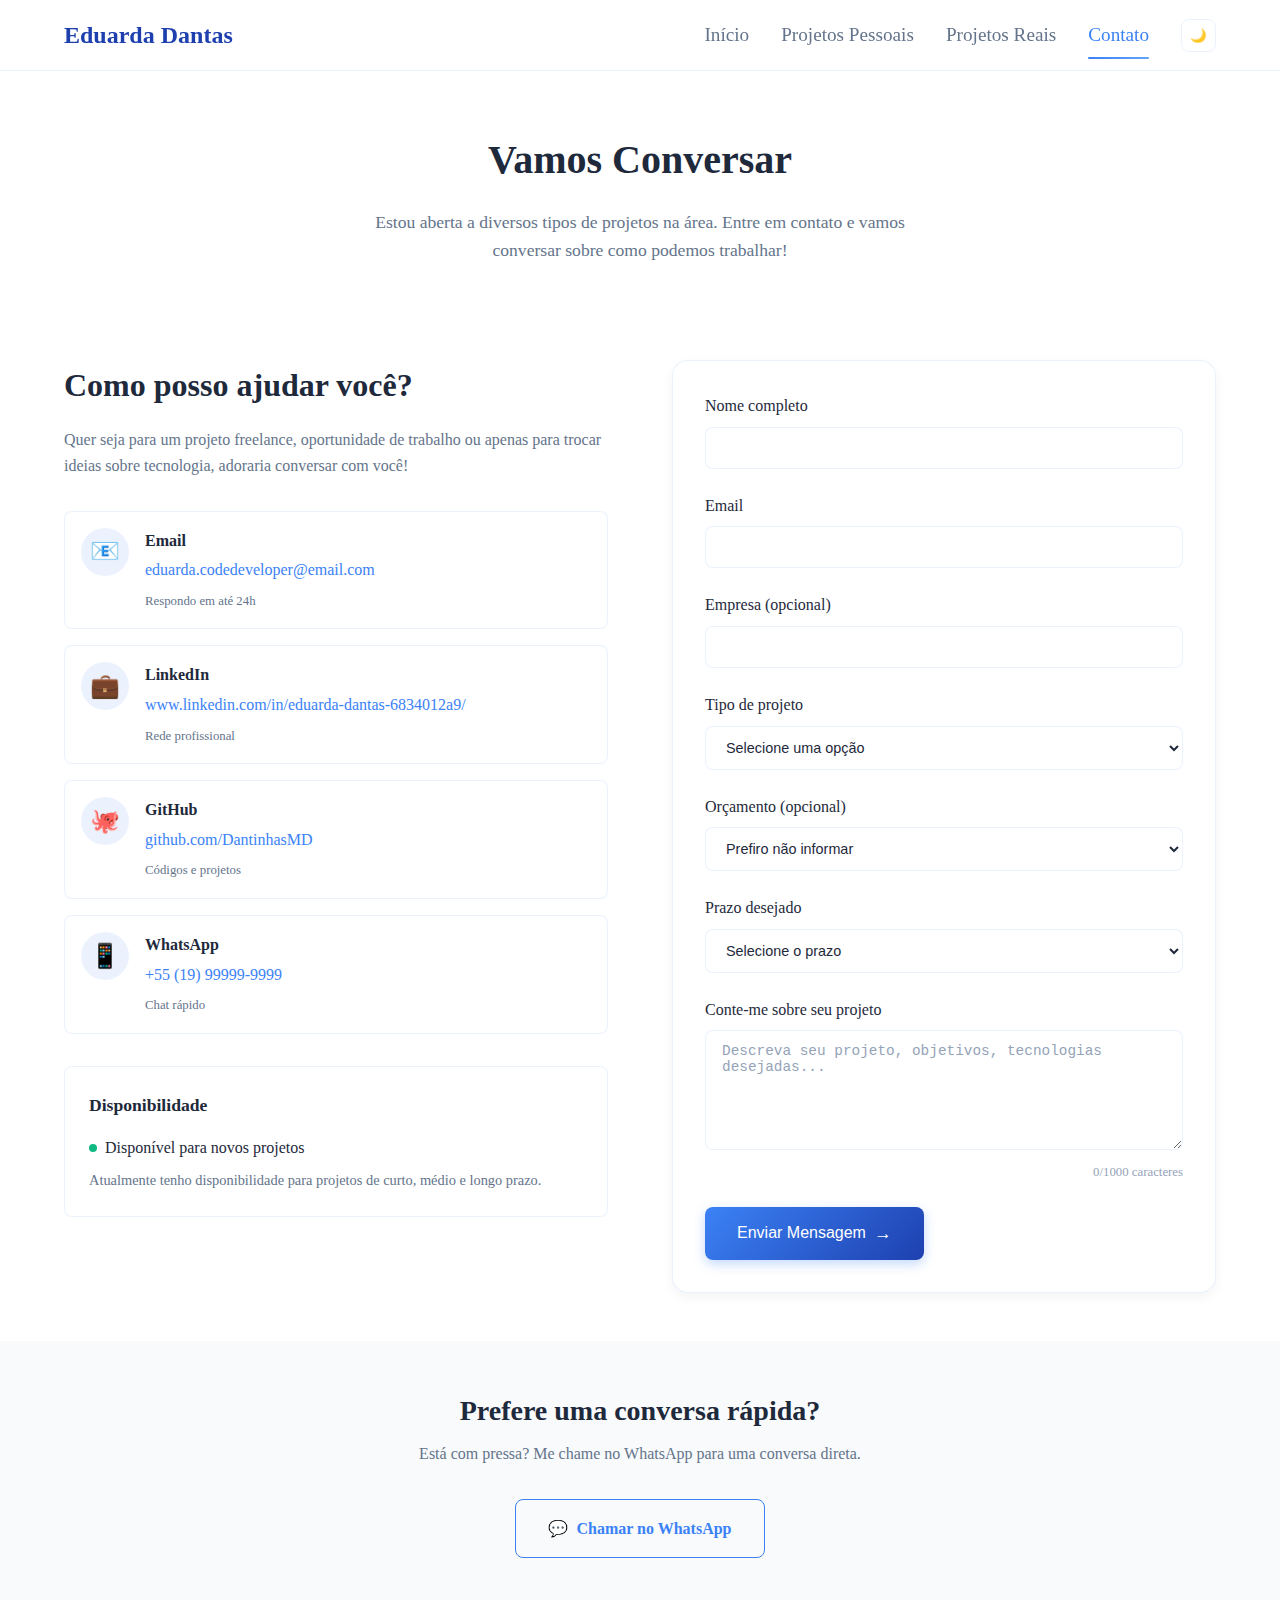
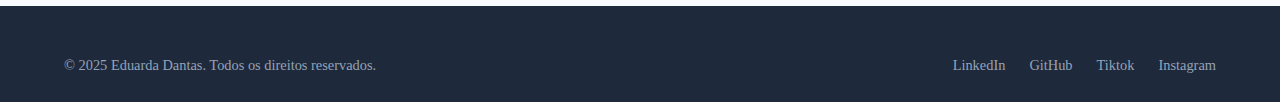
<file: contact.html>
<!DOCTYPE html>
<html lang="pt-BR">
<head>
    <meta charset="UTF-8">
    <meta name="viewport" content="width=device-width, initial-scale=1.0">
    <title>Contato - Eduarda Dantas</title>
    <link rel="preconnect" href="https://fonts.googleapis.com">
    <link rel="preconnect" href="https://fonts.gstatic.com" crossorigin>
    <link href="https://fonts.googleapis.com/css2?family=Inter:wght@300;400;500;600;700&display=swap" rel="stylesheet">
    <link rel="stylesheet" href="css/styles.css">
    <link rel="stylesheet" href="css/theme.css">
</head>
<body>
    <header class="header">
        <nav class="nav">
            <div class="nav-container">
                <div class="nav-brand">
                    <h2><a href="index.html">Eduarda Dantas</a></h2>
                </div>
                <div class="nav-menu">
                    <a href="index.html" class="nav-link">Início</a>
                    <a href="projects-personal.html" class="nav-link">Projetos Pessoais</a>
                    <a href="projects-real.html" class="nav-link">Projetos Reais</a>
                    <a href="contact.html" class="nav-link active">Contato</a>
                    <button id="theme-toggle" class="theme-toggle">
                        <span class="theme-icon">🌙</span>
                    </button>
                </div>
                <button class="mobile-menu-toggle" id="mobile-menu">
                    <span></span>
                    <span></span>
                    <span></span>
                </button>
            </div>
        </nav>
    </header>

    <main>
        <section class="contact-hero">
            <div class="container">
                <div class="section-header">
                    <h1 class="section-title">Vamos Conversar</h1>
                    <p class="section-subtitle">
                        Estou aberta a diversos tipos de projetos na área. Entre em contato e vamos conversar sobre como podemos trabalhar!
                    </p>
                </div>
            </div>
        </section>

        <section class="contact-content">
            <div class="container">
                <div class="contact-grid">
                    <div class="contact-info">
                        <div class="contact-intro">
                            <h2>Como posso ajudar você?</h2>
                            <p>
                                Quer seja para um projeto freelance, oportunidade de trabalho 
                                ou apenas para trocar ideias sobre tecnologia, adoraria conversar com você!
                            </p>
                        </div>

                        <div class="contact-methods">
                            <div class="contact-method">
                                <div class="method-icon">📧</div>
                                <div class="method-info">
                                    <h3>Email</h3>
                                    <p>eduarda.codedeveloper@email.com</p>
                                    <span class="response-time">Respondo em até 24h</span>
                                </div>
                            </div>

                            <div class="contact-method">
                                <div class="method-icon">💼</div>
                                <div class="method-info">
                                    <h3>LinkedIn</h3>
                                    <p>www.linkedin.com/in/eduarda-dantas-6834012a9/</p>
                                    <span class="response-time">Rede profissional</span>
                                </div>
                            </div>

                            <div class="contact-method">
                                <div class="method-icon">🐙</div>
                                <div class="method-info">
                                    <h3>GitHub</h3>
                                    <p>github.com/DantinhasMD</p>
                                    <span class="response-time">Códigos e projetos</span>
                                </div>
                            </div>

                            <div class="contact-method">
                                <div class="method-icon">📱</div>
                                <div class="method-info">
                                    <h3>WhatsApp</h3>
                                    <p>+55 (19) 99999-9999</p>
                                    <span class="response-time">Chat rápido</span>
                                </div>
                            </div>
                        </div>

                        <div class="availability">
                            <h3>Disponibilidade</h3>
                            <div class="availability-status">
                                <span class="status-indicator available"></span>
                                <span>Disponível para novos projetos</span>
                            </div>
                            <p>Atualmente tenho disponibilidade para projetos de curto, médio e longo prazo.</p>
                        </div>
                    </div>

                    <div class="contact-form-container">
                        <form class="contact-form" id="contact-form">
                            <div class="form-group">
                                <label for="name">Nome completo</label>
                                <input type="text" id="name" name="name" required>
                            </div>

                            <div class="form-group">
                                <label for="email">Email</label>
                                <input type="email" id="email" name="email" required>
                            </div>

                            <div class="form-group">
                                <label for="company">Empresa (opcional)</label>
                                <input type="text" id="company" name="company">
                            </div>

                            <div class="form-group">
                                <label for="project-type">Tipo de projeto</label>
                                <select id="project-type" name="project-type" required>
                                    <option value="">Selecione uma opção</option>
                                    <option value="freelance">Projeto Freelance</option>
                                    <option value="fulltime">Oportunidade Full-time</option>
                                    <option value="consulting">Consultoria</option>
                                    <option value="partnership">Parceria</option>
                                    <option value="other">Outro</option>
                                </select>
                            </div>

                            <div class="form-group">
                                <label for="budget">Orçamento (opcional)</label>
                                <select id="budget" name="budget">
                                    <option value="">Prefiro não informar</option>
                                    <option value="under-5k">Até R$ 5.000</option>
                                    <option value="5k-15k">R$ 5.000 - R$ 15.000</option>
                                    <option value="15k-30k">R$ 15.000 - R$ 30.000</option>
                                    <option value="30k-plus">Acima de R$ 30.000</option>
                                </select>
                            </div>

                            <div class="form-group">
                                <label for="timeline">Prazo desejado</label>
                                <select id="timeline" name="timeline">
                                    <option value="">Selecione o prazo</option>
                                    <option value="urgent">Urgente (1-2 semanas)</option>
                                    <option value="short">Curto prazo (1 mês)</option>
                                    <option value="medium">Médio prazo (2-3 meses)</option>
                                    <option value="long">Longo prazo (3+ meses)</option>
                                </select>
                            </div>

                            <div class="form-group">
                                <label for="message">Conte-me sobre seu projeto</label>
                                <textarea id="message" name="message" rows="5" required
                                    placeholder="Descreva seu projeto, objetivos, tecnologias desejadas..."></textarea>
                            </div>

                            <button type="submit" class="btn btn-primary btn-large">
                                Enviar Mensagem
                                <span class="btn-icon">→</span>
                            </button>
                        </form>

                        <div class="form-success" id="form-success" style="display: none;">
                            <div class="success-icon">✓</div>
                            <h3>Mensagem enviada com sucesso!</h3>
                            <p>Obrigada pelo contato. Responderei em breve!</p>
                        </div>
                    </div>
                </div>
            </div>
        </section>

        <section class="contact-cta">
            <div class="container">
                <div class="cta-content">
                    <h2>Prefere uma conversa rápida?</h2>
                    <p>Está com pressa? Me chame no WhatsApp para uma conversa direta.</p>
                    <a href="https://wa.me/5519988177644" class="btn btn-outline btn-large" target="_blank">
                        <span>💬</span>
                        Chamar no WhatsApp
                    </a>
                </div>
            </div>
        </section>
    </main>

    <footer class="footer">
        <div class="container">
            <div class="footer-bottom">
                <p>&copy; 2025 Eduarda Dantas. Todos os direitos reservados.</p>
                <div class="social-links">
                    <a href="https://www.linkedin.com/in/eduarda-dantas-6834012a9/" class="social-link">LinkedIn</a>
                    <a href="https://github.com/DantinhasMD" class="social-link">GitHub</a>
                    <a href="https://www.tiktok.com/@mariacoding?is_from_webapp=1&sender_device=pc" class="social-link">Tiktok</a>
                    <a href="https://www.instagram.com/mariadantas.__/?utm_source=ig_web_button_share_sheet" class="social-link">Instagram</a>
                </div>
            </div>
        </div>
    </footer>

    <script src="js/main.js"></script>
    <script src="js/theme-toggle.js"></script>
    <script src="js/contact.js"></script>
</body>
</html>
</file>
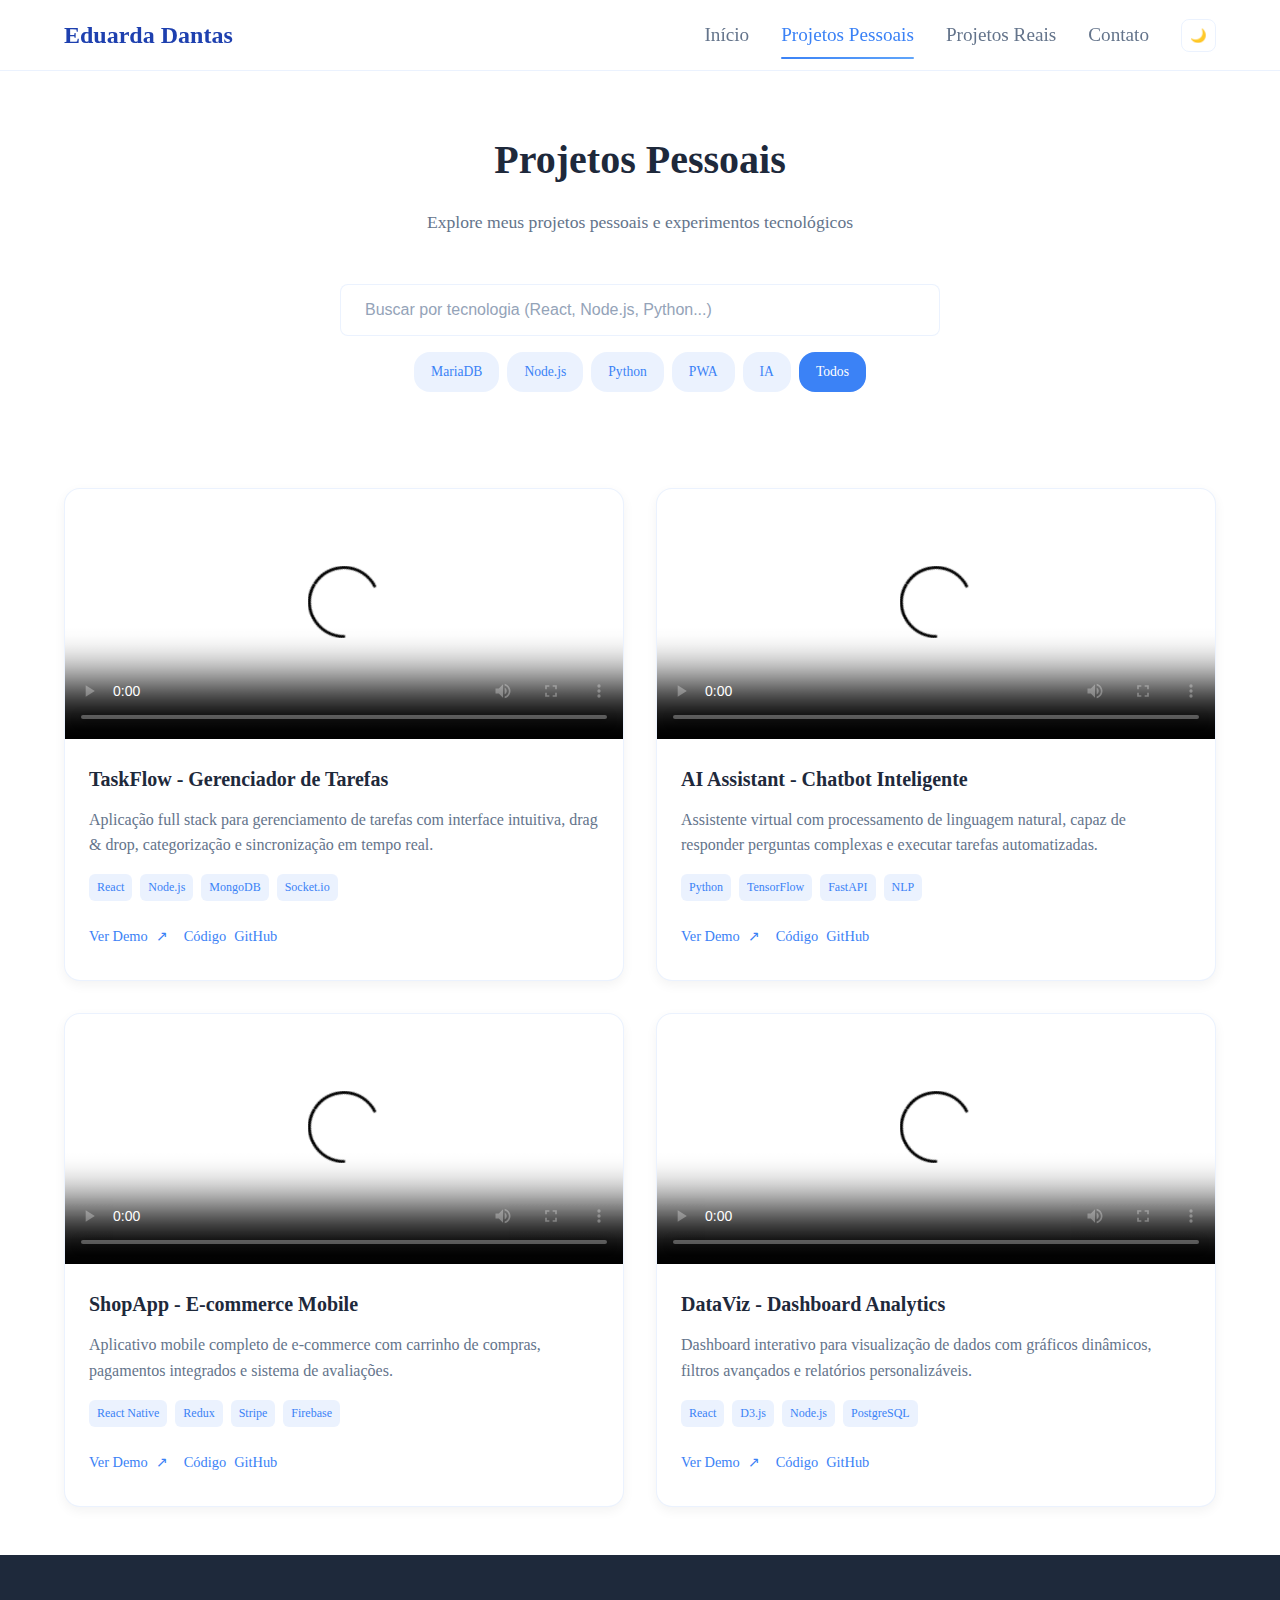
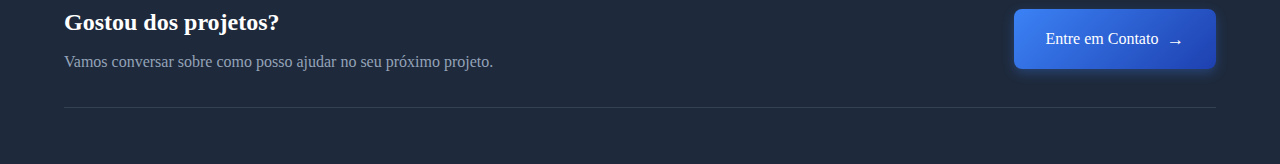
<file: projects-personal.html>
<!DOCTYPE html>
<html lang="pt-BR">
<head>
    <meta charset="UTF-8">
    <meta name="viewport" content="width=device-width, initial-scale=1.0">
    <title>Projetos Pessoais - Eduarda Dantas</title>
    <link rel="preconnect" href="https://fonts.googleapis.com">
    <link rel="preconnect" href="https://fonts.gstatic.com" crossorigin>
    <link href="https://fonts.googleapis.com/css2?family=Inter:wght@300;400;500;600;700&display=swap" rel="stylesheet">
    <link rel="stylesheet" href="css/styles.css">
    <link rel="stylesheet" href="css/theme.css">
</head>
<body>
    <header class="header">
        <nav class="nav">
            <div class="nav-container">
                <div class="nav-brand">
                    <h2><a href="index.html">Eduarda Dantas</a></h2>
                </div>
                <div class="nav-menu">
                    <a href="index.html" class="nav-link">Início</a>
                    <a href="projects-personal.html" class="nav-link active">Projetos Pessoais</a>
                    <a href="projects-real.html" class="nav-link">Projetos Reais</a>
                    <a href="contact.html" class="nav-link">Contato</a>
                    <button id="theme-toggle" class="theme-toggle">
                        <span class="theme-icon">🌙</span>
                    </button>
                </div>
                <button class="mobile-menu-toggle" id="mobile-menu">
                    <span></span>
                    <span></span>
                    <span></span>
                </button>
            </div>
        </nav>
    </header>

    <main>
        <section class="projects-hero">
            <div class="container">
                <div class="section-header">
                    <h1 class="section-title">Projetos Pessoais</h1>
                    <p class="section-subtitle">Explore meus projetos pessoais e experimentos tecnológicos</p>
                </div>
                
                <div class="search-container">
                    <input 
                        type="text" 
                        id="project-search" 
                        placeholder="Buscar por tecnologia (React, Node.js, Python...)"
                        class="search-input"
                    >
                    <div class="search-tags">
                        <span class="search-tag" data-tag="sql">MariaDB</span>
                        <span class="search-tag" data-tag="nodejs">Node.js</span>
                        <span class="search-tag" data-tag="python">Python</span>
                        <span class="search-tag" data-tag="pwa">PWA</span>
                        <span class="search-tag" data-tag="ai">IA</span>
                        <span class="search-tag" data-tag="all">Todos</span>
                    </div>
                </div>
            </div>
        </section>

        <section class="projects-grid">
            <div class="container">
                <div class="projects-container" id="projects-container">
                    <!-- TaskFlow App -->
                    <article class="project-card" data-tags="react nodejs">
                        <div class="project-media">
                            <div class="video-container">
                                <video controls poster="https://images.pexels.com/photos/3861969/pexels-photo-3861969.jpeg?auto=compress&cs=tinysrgb&w=800">
                                    <source src="#" type="video/mp4">
                                    Demonstração do TaskFlow App
                                </video>
                            </div>
                        </div>
                        <div class="project-content">
                            <h3 class="project-title">TaskFlow - Gerenciador de Tarefas</h3>
                            <p class="project-description">
                                Aplicação full stack para gerenciamento de tarefas com interface intuitiva, 
                                drag & drop, categorização e sincronização em tempo real.
                            </p>
                            <div class="project-tech">
                                <span class="tech-tag">React</span>
                                <span class="tech-tag">Node.js</span>
                                <span class="tech-tag">MongoDB</span>
                                <span class="tech-tag">Socket.io</span>
                            </div>
                            <div class="project-links">
                                <a href="#" class="project-link">
                                    <span>Ver Demo</span>
                                    <span class="link-icon">↗</span>
                                </a>
                                <a href="#" class="project-link">
                                    <span>Código</span>
                                    <span class="link-icon">GitHub</span>
                                </a>
                            </div>
                        </div>
                    </article>

                    <!-- AI Assistant -->
                    <article class="project-card" data-tags="python ai">
                        <div class="project-media">
                            <div class="video-container">
                                <video controls poster="https://images.pexels.com/photos/8386440/pexels-photo-8386440.jpeg?auto=compress&cs=tinysrgb&w=800">
                                    <source src="#" type="video/mp4">
                                    Demonstração do AI Assistant
                                </video>
                            </div>
                        </div>
                        <div class="project-content">
                            <h3 class="project-title">AI Assistant - Chatbot Inteligente</h3>
                            <p class="project-description">
                                Assistente virtual com processamento de linguagem natural, capaz de 
                                responder perguntas complexas e executar tarefas automatizadas.
                            </p>
                            <div class="project-tech">
                                <span class="tech-tag">Python</span>
                                <span class="tech-tag">TensorFlow</span>
                                <span class="tech-tag">FastAPI</span>
                                <span class="tech-tag">NLP</span>
                            </div>
                            <div class="project-links">
                                <a href="#" class="project-link">
                                    <span>Ver Demo</span>
                                    <span class="link-icon">↗</span>
                                </a>
                                <a href="#" class="project-link">
                                    <span>Código</span>
                                    <span class="link-icon">GitHub</span>
                                </a>
                            </div>
                        </div>
                    </article>

                    <!-- E-commerce Mobile -->
                    <article class="project-card" data-tags="mobile react">
                        <div class="project-media">
                            <div class="video-container">
                                <video controls poster="https://images.pexels.com/photos/404280/pexels-photo-404280.jpeg?auto=compress&cs=tinysrgb&w=800">
                                    <source src="#" type="video/mp4">
                                    Demonstração do E-commerce Mobile
                                </video>
                            </div>
                        </div>
                        <div class="project-content">
                            <h3 class="project-title">ShopApp - E-commerce Mobile</h3>
                            <p class="project-description">
                                Aplicativo mobile completo de e-commerce com carrinho de compras, 
                                pagamentos integrados e sistema de avaliações.
                            </p>
                            <div class="project-tech">
                                <span class="tech-tag">React Native</span>
                                <span class="tech-tag">Redux</span>
                                <span class="tech-tag">Stripe</span>
                                <span class="tech-tag">Firebase</span>
                            </div>
                            <div class="project-links">
                                <a href="#" class="project-link">
                                    <span>Ver Demo</span>
                                    <span class="link-icon">↗</span>
                                </a>
                                <a href="#" class="project-link">
                                    <span>Código</span>
                                    <span class="link-icon">GitHub</span>
                                </a>
                            </div>
                        </div>
                    </article>

                    <!-- Analytics Dashboard -->
                    <article class="project-card" data-tags="react nodejs">
                        <div class="project-media">
                            <div class="video-container">
                                <video controls poster="https://images.pexels.com/photos/590020/pexels-photo-590020.jpeg?auto=compress&cs=tinysrgb&w=800">
                                    <source src="#" type="video/mp4">
                                    Demonstração do Analytics Dashboard
                                </video>
                            </div>
                        </div>
                        <div class="project-content">
                            <h3 class="project-title">DataViz - Dashboard Analytics</h3>
                            <p class="project-description">
                                Dashboard interativo para visualização de dados com gráficos dinâmicos, 
                                filtros avançados e relatórios personalizáveis.
                            </p>
                            <div class="project-tech">
                                <span class="tech-tag">React</span>
                                <span class="tech-tag">D3.js</span>
                                <span class="tech-tag">Node.js</span>
                                <span class="tech-tag">PostgreSQL</span>
                            </div>
                            <div class="project-links">
                                <a href="#" class="project-link">
                                    <span>Ver Demo</span>
                                    <span class="link-icon">↗</span>
                                </a>
                                <a href="#" class="project-link">
                                    <span>Código</span>
                                    <span class="link-icon">GitHub</span>
                                </a>
                            </div>
                        </div>
                    </article>
                </div>

                <div class="no-results" id="no-results" style="display: none;">
                    <div class="no-results-content">
                        <h3>Nenhum projeto encontrado</h3>
                        <p>Tente buscar por outras tecnologias ou clique em "Todos" para ver todos os projetos.</p>
                    </div>
                </div>
            </div>
        </section>
    </main>

    <footer class="footer">
        <div class="container">
            <div class="footer-content">
                <div class="footer-text">
                    <h3>Gostou dos projetos?</h3>
                    <p>Vamos conversar sobre como posso ajudar no seu próximo projeto.</p>
                </div>
                <div class="footer-cta">
                    <a href="contact.html" class="btn btn-primary btn-large">
                        Entre em Contato
                        <span class="btn-icon">→</span>
                    </a>
                </div>
            </div>
        </div>
    </footer>

    <script src="js/main.js"></script>
    <script src="js/theme-toggle.js"></script>
    <script src="js/search.js"></script>
</body>
</html>
</file>
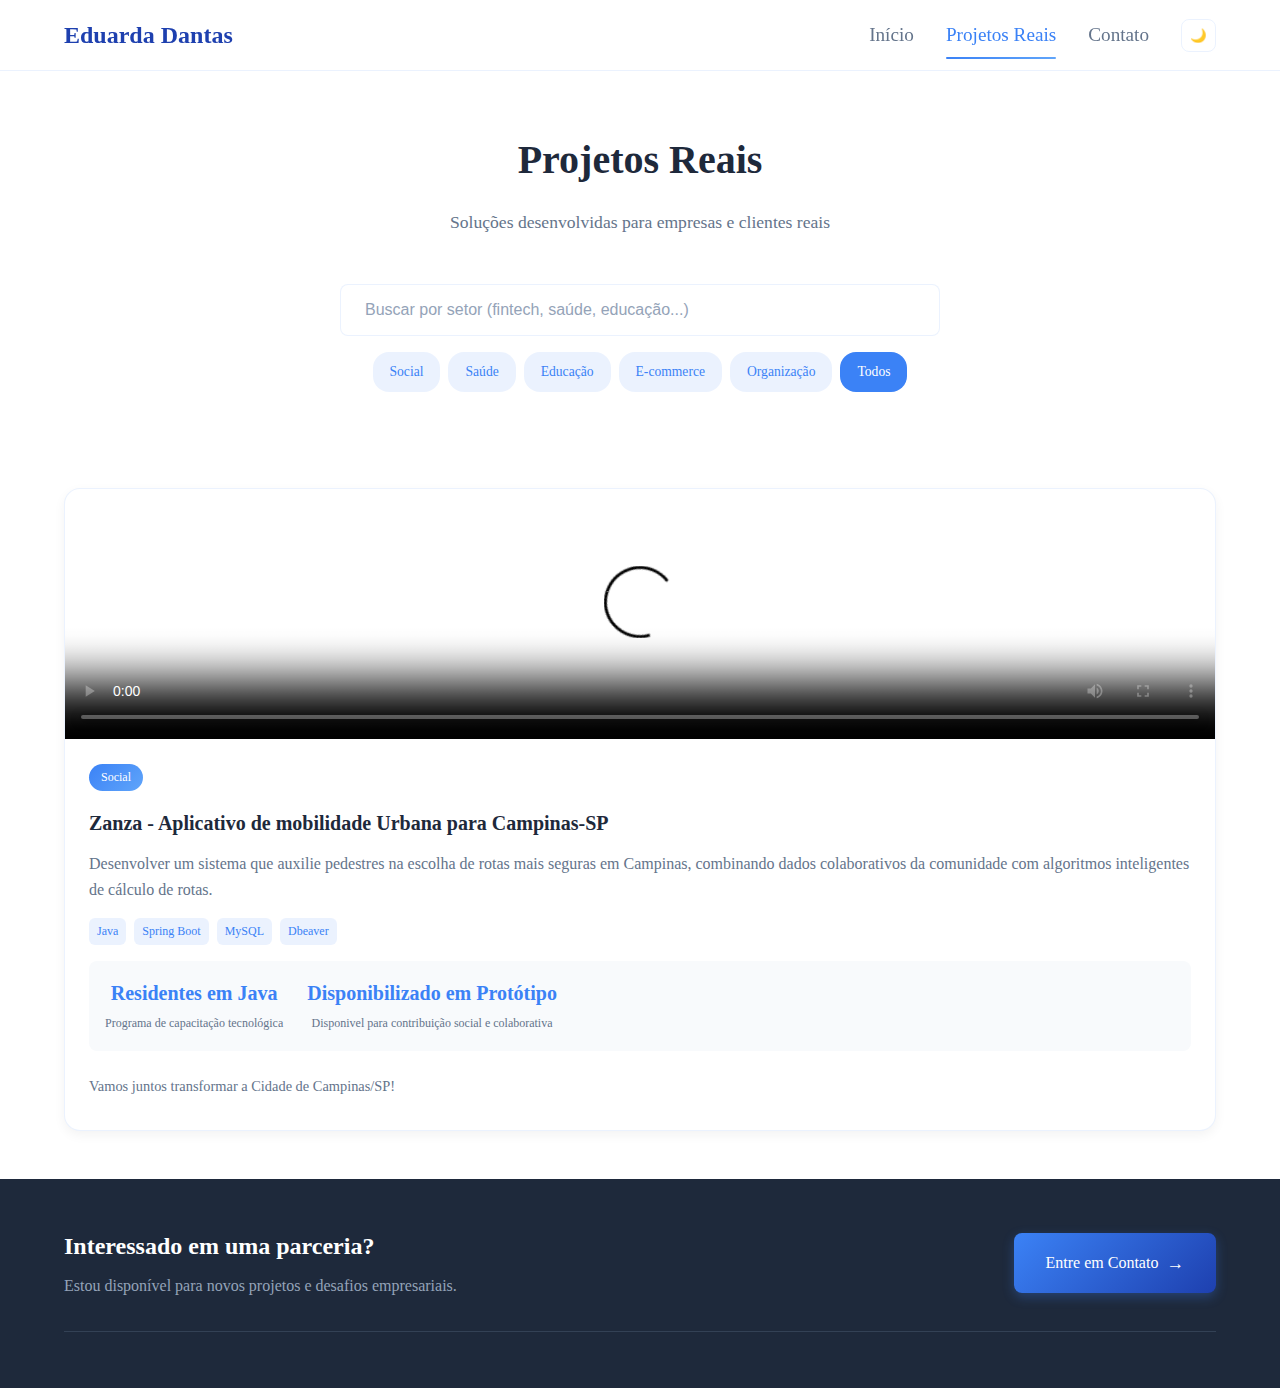
<file: projects-real.html>
<!DOCTYPE html>
<html lang="pt-BR">
<head>
    <meta charset="UTF-8">
    <meta name="viewport" content="width=device-width, initial-scale=1.0">
    <title>Projetos Reais - Eduarda Dantas</title>
    <link rel="preconnect" href="https://fonts.googleapis.com">
    <link rel="preconnect" href="https://fonts.gstatic.com" crossorigin>
    <link href="https://fonts.googleapis.com/css2?family=Inter:wght@300;400;500;600;700&display=swap" rel="stylesheet">
    <link rel="stylesheet" href="css/styles.css">
    <link rel="stylesheet" href="css/theme.css">
</head>
<body>
    <header class="header">
        <nav class="nav">
            <div class="nav-container">
                <div class="nav-brand">
                    <h2><a href="index.html">Eduarda Dantas</a></h2>
                </div>
                <div class="nav-menu">
                    <a href="index.html" class="nav-link">Início</a>
                    <!--<a href="projects-personal.html" class="nav-link">Projetos Pessoais</a>-->
                    <a href="projects-real.html" class="nav-link active">Projetos Reais</a>
                    <a href="contact.html" class="nav-link">Contato</a>
                    <button id="theme-toggle" class="theme-toggle">
                        <span class="theme-icon">🌙</span>
                    </button>
                </div>
                <button class="mobile-menu-toggle" id="mobile-menu">
                    <span></span>
                    <span></span>
                    <span></span>
                </button>
            </div>
        </nav>
    </header>

    <main>
        <section class="projects-hero">
            <div class="container">
                <div class="section-header">
                    <h1 class="section-title">Projetos Reais</h1>
                    <p class="section-subtitle">Soluções desenvolvidas para empresas e clientes reais</p>
                </div>
                
                <div class="search-container">
                    <input 
                        type="text" 
                        id="project-search" 
                        placeholder="Buscar por setor (fintech, saúde, educação...)"
                        class="search-input"
                    >
                    <div class="search-tags">
                        <span class="search-tag" data-tag="social">Social</span>
                        <span class="search-tag" data-tag="saude">Saúde</span>
                        <span class="search-tag" data-tag="educacao">Educação</span>
                        <span class="search-tag" data-tag="ecommerce">E-commerce</span>
                        <span class="search-tag" data-tag="organizacao">Organização</span>
                        <span class="search-tag" data-tag="all">Todos</span>
                    </div>
                </div>
            </div>
        </section>

        <section class="projects-grid">
            <div class="container">
                <div class="projects-container" id="projects-container">
                    <!-- Zanza -->
                    <article class="project-card" data-tags="social">
                        <div class="project-media">
                            <div class="video-container">
                                <video controls poster="https://images.pexels.com/photos/6801648/pexels-photo-6801648.jpeg?auto=compress&cs=tinysrgb&w=800">
                                    <source src="#" type="video/mp4">
                                    Demonstração do Zanza
                                </video>
                            </div>
                        </div>
                        <div class="project-content">
                            <div class="project-badge">Social</div>
                            <h3 class="project-title">Zanza - Aplicativo de mobilidade Urbana para Campinas-SP</h3>
                            <p class="project-description">
                                Desenvolver um sistema que auxilie pedestres na escolha de rotas mais seguras em Campinas, combinando dados colaborativos da comunidade com algoritmos inteligentes de cálculo de rotas.
                            </p>
                            <div class="project-tech">
                                <span class="tech-tag">Java</span>
                                <span class="tech-tag">Spring Boot</span>
                                <span class="tech-tag">MySQL</span>
                                <span class="tech-tag">Dbeaver</span>
                            </div>
                            <div class="project-impact">
                                <div class="impact-item">
                                    <span class="impact-number">Residentes em Java</span>
                                    <span class="impact-label">Programa de capacitação tecnológica</span>
                                </div>
                                <div class="impact-item">
                                    <span class="impact-number">Disponibilizado em Protótipo</span>
                                    <span class="impact-label">Disponivel para contribuição social e colaborativa</span>
                                </div>
                            </div>
                            <div class="project-links">
                                <a href="#" class="project-link confidential">
                                    <span>Vamos juntos transformar a Cidade de Campinas/SP!</span>
                                </a>
                            </div>
                        </div>
                    </article>

                    <!-- MedConnect 
                    <article class="project-card" data-tags="saude">
                        <div class="project-media">
                            <div class="video-container">
                                <video controls poster="https://images.pexels.com/photos/4386467/pexels-photo-4386467.jpeg?auto=compress&cs=tinysrgb&w=800">
                                    <source src="#" type="video/mp4">
                                    Demonstração do MedConnect
                                </video>
                            </div>
                        </div>
                        <div class="project-content">
                            <div class="project-badge">Saúde</div>
                            <h3 class="project-title">MedConnect - Telemedicina</h3>
                            <p class="project-description">
                                Sistema de telemedicina com agendamento de consultas, prontuário eletrônico, 
                                videochamadas e prescrições digitais para clínicas médicas.
                            </p>
                            <div class="project-tech">
                                <span class="tech-tag">Vue.js</span>
                                <span class="tech-tag">Laravel</span>
                                <span class="tech-tag">WebRTC</span>
                                <span class="tech-tag">MySQL</span>
                            </div>
                            <div class="project-impact">
                                <div class="impact-item">
                                    <span class="impact-number">5,000+</span>
                                    <span class="impact-label">Consultas realizadas</span>
                                </div>
                                <div class="impact-item">
                                    <span class="impact-number">15</span>
                                    <span class="impact-label">Clínicas conectadas</span>
                                </div>
                            </div>
                            <div class="project-links">
                                <a href="#" class="project-link">
                                    <span>Case Study</span>
                                    <span class="link-icon">📄</span>
                                </a>
                            </div>
                        </div>
                    </article> -->

                    <!-- EduTech Platform 
                    <article class="project-card" data-tags="educacao">
                        <div class="project-media">
                            <div class="video-container">
                                <video controls poster="https://images.pexels.com/photos/3861943/pexels-photo-3861943.jpeg?auto=compress&cs=tinysrgb&w=800">
                                    <source src="#" type="video/mp4">
                                    Demonstração da EduTech Platform
                                </video>
                            </div>
                        </div>
                        <div class="project-content">
                            <div class="project-badge">Educação</div>
                            <h3 class="project-title">EduTech - Plataforma de Ensino</h3>
                            <p class="project-description">
                                Plataforma educacional completa com videoaulas, exercícios interativos, 
                                gamificação e sistema de acompanhamento de progresso.
                            </p>
                            <div class="project-tech">
                                <span class="tech-tag">React Native</span>
                                <span class="tech-tag">Python</span>
                                <span class="tech-tag">Django</span>
                                <span class="tech-tag">Redis</span>
                            </div>
                            <div class="project-impact">
                                <div class="impact-item">
                                    <span class="impact-number">10,000+</span>
                                    <span class="impact-label">Alunos cadastrados</span>
                                </div>
                                <div class="impact-item">
                                    <span class="impact-number">95%</span>
                                    <span class="impact-label">Taxa de aprovação</span>
                                </div>
                            </div>
                            <div class="project-links">
                                <a href="#" class="project-link">
                                    <span>Acessar Plataforma</span>
                                    <span class="link-icon">↗</span>
                                </a>
                            </div>
                        </div>
                    </article>-->

                    <!-- MarketPlace Pro 
                    <article class="project-card" data-tags="ecommerce startup">
                        <div class="project-media">
                            <div class="video-container">
                                <video controls poster="https://images.pexels.com/photos/230544/pexels-photo-230544.jpeg?auto=compress&cs=tinysrgb&w=800">
                                    <source src="#" type="video/mp4">
                                    Demonstração do MarketPlace Pro
                                </video>
                            </div>
                        </div>
                        <div class="project-content">
                            <div class="project-badge">E-commerce</div>
                            <h3 class="project-title">MarketPlace Pro - Multi-vendor</h3>
                            <p class="project-description">
                                Marketplace multi-vendor com sistema de pagamentos, logística integrada,
                                dashboard para vendedores e app mobile para compradores.
                            </p>
                            <div class="project-tech">
                                <span class="tech-tag">Next.js</span>
                                <span class="tech-tag">Node.js</span>
                                <span class="tech-tag">MongoDB</span>
                                <span class="tech-tag">Docker</span>
                            </div>
                            <div class="project-impact">
                                <div class="impact-item">
                                    <span class="impact-number">R$ 500K+</span>
                                    <span class="impact-label">GMV mensal</span>
                                </div>
                                <div class="impact-item">
                                    <span class="impact-number">200+</span>
                                    <span class="impact-label">Vendedores ativos</span>
                                </div>
                            </div>
                            <div class="project-links">
                                <a href="#" class="project-link">
                                    <span>Ver Marketplace</span>
                                    <span class="link-icon">↗</span>
                                </a>
                            </div>
                        </div>
                    </article> -->
                </div>

                <div class="no-results" id="no-results" style="display: none;">
                    <div class="no-results-content">
                        <h3>Nenhum projeto encontrado</h3>
                        <p>Tente buscar por outros setores ou clique em "Todos" para ver todos os projetos.</p>
                    </div>
                </div>
            </div>
        </section>
    </main>

    <footer class="footer">
        <div class="container">
            <div class="footer-content">
                <div class="footer-text">
                    <h3>Interessado em uma parceria?</h3>
                    <p>Estou disponível para novos projetos e desafios empresariais.</p>
                </div>
                <div class="footer-cta">
                    <a href="contact.html" class="btn btn-primary btn-large">
                        Entre em Contato
                        <span class="btn-icon">→</span>
                    </a>
                </div>
            </div>
        </div>
    </footer>

    <script src="js/main.js"></script>
    <script src="js/theme-toggle.js"></script>
    <script src="js/search.js"></script>
</body>
</html>
</file>
<file: css/theme.css>
/* Light Theme (Default) */
:root {
    --bg-primary: #ffffff;
    --bg-secondary: #f8fafc;
    --bg-tertiary: #f1f5f9;
    --text-primary: #1e293b;
    --text-secondary: #64748b;
    --text-muted: #94a3b8;
    --border-color: rgba(59, 130, 246, 0.1);
    --shadow-light: 0 4px 12px rgba(0, 0, 0, 0.05);
    --shadow-medium: 0 8px 20px rgba(0, 0, 0, 0.1);
    --header-bg: rgba(255, 255, 255, 0.95);
}

/* Dark Theme */
[data-theme="dark"] {
    --bg-primary: #0f172a;
    --bg-secondary: #1e293b;
    --bg-tertiary: #334155;
    --text-primary: #f8fafc;
    --text-secondary: #cbd5e1;
    --text-muted: #94a3b8;
    --border-color: rgba(148, 163, 184, 0.2);
    --shadow-light: 0 4px 12px rgba(0, 0, 0, 0.3);
    --shadow-medium: 0 8px 20px rgba(0, 0, 0, 0.4);
    --header-bg: rgba(15, 23, 42, 0.95);
}

/* Apply theme variables */
body {
    background-color: var(--bg-primary);
    color: var(--text-primary);
}

.header {
    background: var(--header-bg);
    border-bottom: 1px solid var(--border-color);
}

.nav-link {
    color: var(--text-secondary);
}

.nav-link:hover, .nav-link.active {
    color: #3b82f6;
}

.hero-title {
    color: var(--text-primary);
}

.hero-subtitle {
    color: var(--text-secondary);
}

.profile-card {
    background: linear-gradient(135deg, #3b82f6, #1e40af);;
    border: 1px solid var(--border-color);
    box-shadow: var(--shadow-light);
}

.profile-info h3 {
    color: #ffffff;
}

.profile-info p {
    color: #fff;
}

.section-title {
    color: var(--text-primary);
}

.section-subtitle {
    color: var(--text-secondary);
}

.about-text p {
    color: var(--text-secondary);
}

.stat {
    background: var(--bg-primary);
    border: 1px solid var(--border-color);
    box-shadow: var(--shadow-light);
}

.stat p {
    color: var(--text-secondary);
}

.skills {
    background: var(--bg-secondary);
}

.skill-category {
    background: var(--bg-primary);
    border: 1px solid var(--border-color);
    box-shadow: var(--shadow-light);
}

.skill-category h3 {
    color: var(--text-primary);
}

.search-input {
    background: var(--bg-primary);
    border: 1px solid var(--border-color);
    color: var(--text-primary);
}

.search-input::placeholder {
    color: var(--text-muted);
}

.project-card {
    background: var(--bg-primary);
    border: 1px solid var(--border-color);
    box-shadow: var(--shadow-light);
}

.project-title {
    color: var(--text-primary);
}

.project-description {
    color: var(--text-secondary);
}

.project-impact {
    background: var(--bg-secondary);
}

.impact-label {
    color: var(--text-secondary);
}

.contact-method {
    background: var(--bg-primary);
    border: 1px solid var(--border-color);
}

.method-info h3 {
    color: var(--text-primary);
}

.response-time {
    color: var(--text-secondary);
}

.availability {
    background: var(--bg-primary);
    border: 1px solid var(--border-color);
}

.availability h3 {
    color: var(--text-primary);
}

.availability p {
    color: var(--text-secondary);
}

.contact-form-container {
    background: var(--bg-primary);
    border: 1px solid var(--border-color);
    box-shadow: var(--shadow-light);
}

.form-group label {
    color: var(--text-primary);
}

.form-group input,
.form-group select,
.form-group textarea {
    background: var(--bg-primary);
    border: 1px solid var(--border-color);
    color: var(--text-primary);
}

.form-group input::placeholder,
.form-group textarea::placeholder {
    color: var(--text-muted);
}

.form-success h3 {
    color: var(--text-primary);
}

.form-success p {
    color: var(--text-secondary);
}

.contact-cta {
    background: var(--bg-secondary);
}

.cta-content h2 {
    color: var(--text-primary);
}

.cta-content p {
    color: var(--text-secondary);
}

.no-results-content h3 {
    color: var(--text-secondary);
}

.no-results-content p {
    color: var(--text-muted);
}

.contact-intro h2 {
    color: var(--text-primary);
}

.contact-intro p {
    color: var(--text-secondary);
}

/* Theme toggle button */
.theme-toggle {
    border: 1px solid var(--border-color);
}

[data-theme="dark"] .theme-toggle .theme-icon {
    content: "☀️";
}

/* Smooth transitions for theme changes */
* {
    transition: background-color 0.3s ease, color 0.3s ease, border-color 0.3s ease;
}

/* Dark theme specific adjustments */
[data-theme="dark"] .nav-brand h2 {
    color: #60a5fa;
}

[data-theme="dark"] .theme-toggle:hover {
    border-color: #60a5fa;
    background: rgba(96, 165, 250, 0.1);
}

[data-theme="dark"] .mobile-menu-toggle span {
    background: var(--text-secondary);
}

[data-theme="dark"] .search-input:focus {
    border-color: #60a5fa;
    box-shadow: 0 0 0 3px rgba(96, 165, 250, 0.2);
}

[data-theme="dark"] .form-group input:focus,
[data-theme="dark"] .form-group select:focus,
[data-theme="dark"] .form-group textarea:focus {
    border-color: #60a5fa;
    box-shadow: 0 0 0 3px rgba(96, 165, 250, 0.2);
}

/* Additional dark theme enhancements */
[data-theme="dark"] .project-card:hover {
    box-shadow: 0 12px 30px rgba(0, 0, 0, 0.5);
}

[data-theme="dark"] .profile-card:hover {
    box-shadow: 0 20px 40px rgba(0, 0, 0, 0.4);
}
</file>
<file: css/styles.css>
/* Reset and Base Styles */
* {
    margin: 0;
    padding: 0;
    box-sizing: border-box;
}

html {
    scroll-behavior: smooth;
}

body {
    font-family:Georgia, 'Times New Roman', Times, serif;
    line-height: 1.6;
    font-weight: 400;
    transition: background-color 0.3s ease, color 0.3s ease;
}

/* Container */
.container {
    max-width: 1200px;
    margin: 0 auto;
    padding: 0 1.5rem;
}

/* Header */
.header {
    position: fixed;
    top: 0;
    left: 0;
    right: 0;
    z-index: 1000;
    background: rgba(255, 255, 255, 0.95);
    backdrop-filter: blur(10px);
    border-bottom: 1px solid rgba(59, 130, 246, 0.1);
    transition: all 0.3s ease;
}

.nav-container {
    display: flex;
    align-items: center;
    justify-content: space-between;
    padding: 1rem 1.5rem;
    max-width: 1200px;
    margin: 0 auto;
}

.nav-brand h2 {
    font-size: 1.5rem;
    font-weight: 600;
    color: #1e40af;
}

.nav-brand a {
    text-decoration: none;
    color: inherit;
}

.nav-menu {
    display: flex;
    align-items: center;
    gap: 2rem;
}

.nav-link {
    text-decoration: none;
    color: #64748b;
    font-weight: 500;
    font-size: 1.2rem;
    transition: color 0.3s ease;
    position: relative;
}

.nav-link:hover, .nav-link.active {
    color: #1e40af;
}

.nav-link.active::after {
    content: '';
    position: absolute;
    bottom: -0.5rem;
    left: 0;
    right: 0;
    height: 2px;
    background: linear-gradient(90deg, #3b82f6, #60a5fa);
    border-radius: 1px;
}

.theme-toggle {
    background: none;
    border: 1px solid rgba(59, 130, 246, 0.2);
    border-radius: 0.5rem;
    padding: 0.5rem;
    cursor: pointer;
    transition: all 0.3s ease;
    display: flex;
    align-items: center;
    justify-content: center;
}

.theme-toggle:hover {
    border-color: #3b82f6;
    background: rgba(59, 130, 246, 0.05);
}

.mobile-menu-toggle {
    display: none;
    flex-direction: column;
    background: none;
    border: none;
    cursor: pointer;
    padding: 0.5rem;
}

.mobile-menu-toggle span {
    width: 1.5rem;
    height: 2px;
    background: #64748b;
    margin: 0.125rem 0;
    transition: 0.3s;
    border-radius: 1px;
}

/* Hero Section */
.hero {
    padding: 8rem 0 4rem;
    min-height: 100vh;
    display: flex;
    align-items: center;
}

.hero-content {
    display: grid;
    grid-template-columns: 2fr 1fr;
    gap: 4rem;
    align-items: center;
}

.hero-title {
    font-size: 3.5rem;
    font-weight: 700;
    line-height: 1.1;
    margin-bottom: 1.5rem;
    color: #1e293b;
}

.text-primary {
    background: linear-gradient(135deg, #3b82f6, #1e40af);
    -webkit-background-clip: text;
    -webkit-text-fill-color: transparent;
    background-clip: text;
    font-size: larger;
    font-weight: 800;
}

.hero-subtitle {
    font-size: 1.25rem;
    color: #64748b;
    margin-bottom: 2rem;
    line-height: 1.5;
}

.hero-cta {
    display: flex;
    gap: 1rem;
    flex-wrap: wrap;
}

.profile-card {
    border-radius: 1rem;
    padding: 1.5rem;
    box-shadow: 0 10px 30px rgba(0, 0, 0, 0.3);
    border: 1px solid rgba(59, 130, 246, 0.1);
    transition: all 0.3s ease;
    height: 400px; 
    width: 350px;
    text-align: center;
}

.profile-card:hover {
    transform: translateY(-0.25rem);
    box-shadow: 0 20px 40px rgba(0, 0, 0, 0.5);
}

.profile-avatar {
    text-align: center;
    margin-bottom: 0.8rem;
}

.avatar {
    width: 15rem;
    height: 15rem;
    border-radius: 0.5rem;
    object-fit: cover;
    border: 3px solid #3b82f6;
}

.profile-info h3 {
    text-align: center;
    font-size: 1.1rem;
    font-weight: 600;
    color: #1e293b;
    margin-bottom: 0.25rem;
}

.profile-info p {
    text-align: center;
    color: #64748b;
    font-size: 0.9rem;
    margin-bottom: 1rem;
}

.profile-status {
    display: flex;
    align-items: center;
    justify-content: center;
    gap: 0.5rem;
    font-size: 1rem;
    color: #0ce39f;
}

.status-indicator {
    width: 0.5rem;
    height: 0.5rem;
    background: #02fca8;
    border-radius: 50%;
    animation: pulse 2s infinite;
}

@keyframes pulse {
    0%, 100% { opacity: 1; }
    50% { opacity: 0.5; }
}

/* Buttons */
.btn {
    display: inline-flex;
    align-items: center;
    gap: 0.5rem;
    padding: 0.75rem 1.5rem;
    border-radius: 0.5rem;
    text-decoration: none;
    font-weight: 500;
    font-size: 0.9rem;
    transition: all 0.3s ease;
    border: none;
    cursor: pointer;
    position: relative;
    overflow: hidden;
}

.btn-primary {
    background: linear-gradient(135deg, #3b82f6, #1e40af);
    color: white;
    box-shadow: 0 4px 12px rgba(59, 130, 246, 0.3);
}

.btn-primary:hover {
    transform: translateY(-0.125rem);
    box-shadow: 0 8px 20px rgba(59, 130, 246, 0.4);
}

.btn-outline {
    background: transparent;
    color: #3b82f6;
    border: 1px solid #3b82f6;
    font-weight: 700;
}

.btn-outline:hover {
    background: #3b82f6;
    color: white;
    transform: translateY(-0.125rem);
}

.btn-large {
    padding: 1rem 2rem;
    font-size: 1rem;
}

.btn-icon {
    font-size: 1.1em;
    transition: transform 0.3s ease;
}

.btn:hover .btn-icon {
    transform: translateX(0.125rem);
}

/* Sections */
.about, .skills {
    padding: 5rem 0;
}

.section-header {
    text-align: center;
    margin-bottom: 3rem;
}

.section-title {
    font-size: 2.5rem;
    font-weight: 700;
    color: #1e293b;
    margin-bottom: 1rem;
}

.section-subtitle {
    font-size: 1.1rem;
    color: #64748b;
    max-width: 600px;
    margin: 0 auto;
}

.about-content {
    max-width: 900px;
    margin: 0 auto;
}

.about-text p {
    font-size: 1.1rem;
    color: #64748b;
    margin-bottom: 1.5rem;
    line-height: 1.7;
}

.about-stats {
    display: grid;
    grid-template-columns: repeat(3, 1fr);
    gap: 2rem;
    margin-top: 3rem;
}

.stat {
    text-align: center;
    padding: 1.5rem;
    background: white;
    border-radius: 0.75rem;
    box-shadow: 0 4px 12px rgba(0, 0, 0, 0.05);
    border: 1px solid rgba(59, 130, 246, 0.1);
}

.stat h3 {
    font-size: 2rem;
    font-weight: 700;
    color: #3b82f6;
    margin-bottom: 0.5rem;
}

.stat p {
    color: #64748b;
    font-weight: 500;
}

/* Skills */
.skills {
    background: #f8fafc;
}

.skills-grid {
    display: grid;
    grid-template-columns: repeat(auto-fit, minmax(280px, 1fr));
    gap: 2rem;
}

.skill-category {
    background: white;
    padding: 2rem;
    border-radius: 0.75rem;
    box-shadow: 0 4px 12px rgba(0, 0, 0, 0.05);
    border: 1px solid rgba(59, 130, 246, 0.1);
}

.skill-header {
    display: flex;
    gap: 1rem;
    align-items: center;
    margin-bottom: 1rem;
}

.skill-category h3 {
    font-size: 1.25rem;
    font-weight: 600;
    color: #3b82f6
    margin: 0;
}

.skill-text {
    display: flex;
    flex-wrap: wrap;
    gap: 0.5rem;
}
/* Projects */
.projects-hero {
    padding: 8rem 0 3rem;
}

.search-container {
    max-width: 600px;
    margin: 2rem auto 0;
}

.search-input {
    width: 100%;
    padding: 1rem 1.5rem;
    border: 1px solid rgba(59, 130, 246, 0.2);
    border-radius: 0.5rem;
    font-size: 1rem;
    background: white;
    transition: all 0.3s ease;
}

.search-input:focus {
    outline: none;
    border-color: #3b82f6;
    box-shadow: 0 0 0 3px rgba(59, 130, 246, 0.1);
}

.search-tags {
    display: flex;
    flex-wrap: wrap;
    gap: 0.5rem;
    margin-top: 1rem;
    justify-content: center;
}

.search-tag {
    padding: 0.5rem 1rem;
    background: rgba(59, 130, 246, 0.1);
    color: #3b82f6;
    border-radius: 1rem;
    font-size: 0.85rem;
    cursor: pointer;
    transition: all 0.3s ease;
    border: 1px solid transparent;
}

.search-tag:hover,
.search-tag.active {
    background: #3b82f6;
    color: white;
}

.projects-grid {
    padding: 3rem 0;
}

.projects-container {
    display: grid;
    grid-template-columns: repeat(auto-fit, minmax(400px, 1fr));
    gap: 2rem;
}

.project-card {
    background: white;
    border-radius: 1rem;
    overflow: hidden;
    box-shadow: 0 4px 12px rgba(0, 0, 0, 0.05);
    border: 1px solid rgba(59, 130, 246, 0.1);
    transition: all 0.3s ease;
}

.project-card:hover {
    transform: translateY(-0.25rem);
    box-shadow: 0 12px 30px rgba(0, 0, 0, 0.1);
}

.project-media {
    position: relative;
    height: 250px;
    overflow: hidden;
}

.video-container {
    width: 100%;
    height: 100%;
}

.video-container video {
    width: 100%;
    height: 100%;
    object-fit: cover;
}

.project-content {
    padding: 1.5rem;
}

.project-badge {
    display: inline-block;
    background: linear-gradient(135deg, #3b82f6, #60a5fa);
    color: white;
    padding: 0.25rem 0.75rem;
    border-radius: 1rem;
    font-size: 0.75rem;
    font-weight: 500;
    margin-bottom: 1rem;
}

.project-title {
    font-size: 1.25rem;
    font-weight: 600;
    color: #1e293b;
    margin-bottom: 0.75rem;
}

.project-description {
    color: #64748b;
    line-height: 1.6;
    margin-bottom: 1rem;
}

.project-tech {
    display: flex;
    flex-wrap: wrap;
    gap: 0.5rem;
    margin-bottom: 1rem;
}

.tech-tag {
    background: rgba(59, 130, 246, 0.1);
    color: #3b82f6;
    padding: 0.25rem 0.5rem;
    border-radius: 0.375rem;
    font-size: 0.75rem;
    font-weight: 500;
}

.project-impact {
    display: flex;
    gap: 1.5rem;
    margin: 1rem 0;
    padding: 1rem;
    background: #f8fafc;
    border-radius: 0.5rem;
}

.impact-item {
    text-align: center;
}

.impact-number {
    display: block;
    font-size: 1.25rem;
    font-weight: 700;
    color: #3b82f6;
}

.impact-label {
    font-size: 0.75rem;
    color: #64748b;
    font-weight: 500;
}

.project-links {
    display: flex;
    gap: 1rem;
}

.project-link {
    display: flex;
    align-items: center;
    gap: 0.5rem;
    text-decoration: none;
    color: #3b82f6;
    font-weight: 500;
    font-size: 0.9rem;
    padding: 0.5rem 0;
    transition: color 0.3s ease;
}

.project-link:hover {
    color: #1e40af;
}

.project-link.confidential {
    color: #64748b;
    cursor: not-allowed;
}

.no-results {
    text-align: center;
    padding: 3rem;
}

.no-results-content h3 {
    font-size: 1.5rem;
    color: #64748b;
    margin-bottom: 0.5rem;
}

.no-results-content p {
    color: #94a3b8;
}

/* Contact */
.contact-hero {
    padding: 8rem 0 0rem;
}

.contact-content {
    padding: 3rem 0;
}

.contact-grid {
    display: grid;
    grid-template-columns: 1fr 1fr;
    gap: 4rem;
    align-items: start;
}

.contact-intro h2 {
    font-size: 2rem;
    font-weight: 600;
    color: #1e293b;
    margin-bottom: 1rem;
}

.contact-intro p {
    color: #64748b;
    line-height: 1.6;
    margin-bottom: 2rem;
}

.contact-methods {
    margin-bottom: 2rem;
}

.contact-method {
    display: flex;
    align-items: flex-start;
    gap: 1rem;
    padding: 1rem;
    margin-bottom: 1rem;
    background: white;
    border-radius: 0.5rem;
    border: 1px solid rgba(59, 130, 246, 0.1);
}

.method-icon {
    font-size: 1.5rem;
    width: 3rem;
    height: 3rem;
    display: flex;
    align-items: center;
    justify-content: center;
    background: rgba(59, 130, 246, 0.1);
    border-radius: 50%;
}

.method-info h3 {
    font-size: 1rem;
    font-weight: 600;
    color: #1e293b;
    margin-bottom: 0.25rem;
}

.method-info p {
    color: #3b82f6;
    font-weight: 500;
    margin-bottom: 0.25rem;
}

.response-time {
    font-size: 0.8rem;
    color: #64748b;
}

.availability {
    background: white;
    padding: 1.5rem;
    border-radius: 0.5rem;
    border: 1px solid rgba(59, 130, 246, 0.1);
}

.availability h3 {
    font-size: 1.1rem;
    font-weight: 600;
    color: #1e293b;
    margin-bottom: 1rem;
}

.availability-status {
    display: flex;
    align-items: center;
    gap: 0.5rem;
    margin-bottom: 0.5rem;
}

.status-indicator.available {
    background: #10b981;
}

.availability p {
    color: #64748b;
    font-size: 0.9rem;
}

/* Contact Form */
.contact-form-container {
    background: white;
    padding: 2rem;
    border-radius: 1rem;
    box-shadow: 0 4px 12px rgba(0, 0, 0, 0.05);
    border: 1px solid rgba(59, 130, 246, 0.1);
}

.form-group {
    margin-bottom: 1.5rem;
}

.form-group label {
    display: block;
    font-weight: 500;
    color: #374151;
    margin-bottom: 0.5rem;
}

.form-group input, .form-group select, .form-group textarea {
    width: 100%;
    padding: 0.75rem 1rem;
    border: 1px solid #d1d5db;
    border-radius: 0.5rem;
    font-size: 0.9rem;
    transition: all 0.3s ease;
    background: white;
}

.form-group input:focus, .form-group select:focus, .form-group textarea:focus {
    outline: none;
    border-color: #3b82f6;
    box-shadow: 0 0 0 3px rgba(59, 130, 246, 0.1);
}

.form-group textarea {
    resize: vertical;
    min-height: 120px;
}

.form-success {
    text-align: center;
    padding: 2rem;
}

.success-icon {
    width: 4rem;
    height: 4rem;
    background: #10b981;
    color: white;
    border-radius: 50%;
    display: flex;
    align-items: center;
    justify-content: center;
    font-size: 1.5rem;
    margin: 0 auto 1rem;
}

.form-success h3 {
    color: #1e293b;
    font-size: 1.25rem;
    margin-bottom: 0.5rem;
}

.form-success p {
    color: #64748b;
}

.contact-cta {
    background: #f8fafc;
    padding: 3rem 0;
    text-align: center;
}

.cta-content h2 {
    font-size: 1.75rem;
    font-weight: 600;
    color: #1e293b;
    margin-bottom: 0.5rem;
}

.cta-content p {
    color: #64748b;
    margin-bottom: 2rem;
}

/* Footer */
.footer {
    background: #1e293b;
    color: white;
    padding: 3rem 0 1.5rem;
}

.footer-content {
    display: flex;
    align-items: center;
    justify-content: space-between;
    margin-bottom: 2rem;
    padding-bottom: 2rem;
    border-bottom: 1px solid #334155;
}

.footer-text h3 {
    font-size: 1.5rem;
    font-weight: 600;
    margin-bottom: 0.5rem;
}

.footer-text p {
    color: #94a3b8;
}

.footer-bottom {
    display: flex;
    align-items: center;
    justify-content: space-between;
    font-size: 0.9rem;
    color: #94a3b8;
}

.social-links {
    display: flex;
    gap: 1.5rem;
}

.social-link {
    color: #94a3b8;
    text-decoration: none;
    transition: color 0.3s ease;
}

.social-link:hover {
    color: #60a5fa;
}

/* Responsive Design */
@media (max-width: 1024px) {
    .hero-content {
        grid-template-columns: 1fr;
        gap: 3rem;
        text-align: center;
    }
    
    .hero-title {
        font-size: 3rem;
    }
    
    .contact-grid {
        grid-template-columns: 1fr;
        gap: 3rem;
    }
    
    .projects-container {
        grid-template-columns: 1fr;
    }
}

@media (max-width: 768px) {
    .nav-menu {
        display: none;
    }
    
    .mobile-menu-toggle {
        display: flex;
    }
    
    .hero {
        padding: 6rem 0 3rem;
    }
    
    .hero-title {
        font-size: 2.5rem;
    }
    
    .hero-subtitle {
        font-size: 1.1rem;
    }
    
    .section-title {
        font-size: 2rem;
    }
    
    .about-stats {
        grid-template-columns: 1fr;
        gap: 1rem;
    }
    
    .skills-grid {
        grid-template-columns: 1fr;
    }
    
    .projects-container {
        grid-template-columns: 1fr;
    }
    
    .project-card {
        margin: 0 -1rem;
    }
    
    .project-impact {
        flex-direction: column;
        gap: 1rem;
    }
    
    .footer-content {
        flex-direction: column;
        gap: 2rem;
        text-align: center;
    }
    
    .footer-bottom {
        flex-direction: column;
        gap: 1rem;
        text-align: center;
    }
    
    .hero-cta {
        justify-content: center;
    }
    
    .search-tags {
        justify-content: center;
    }
}

@media (max-width: 480px) {
    .container {
        padding: 0 1rem;
    }
    
    .hero-title {
        font-size: 2rem;
    }
    
    .section-title {
        font-size: 1.75rem;
    }
    
    .btn {
        font-size: 0.85rem;
        padding: 0.65rem 1.25rem;
    }
    
    .project-card {
        margin: 0;
    }
    
    .contact-method {
        flex-direction: column;
        text-align: center;
    }
}
</file>
